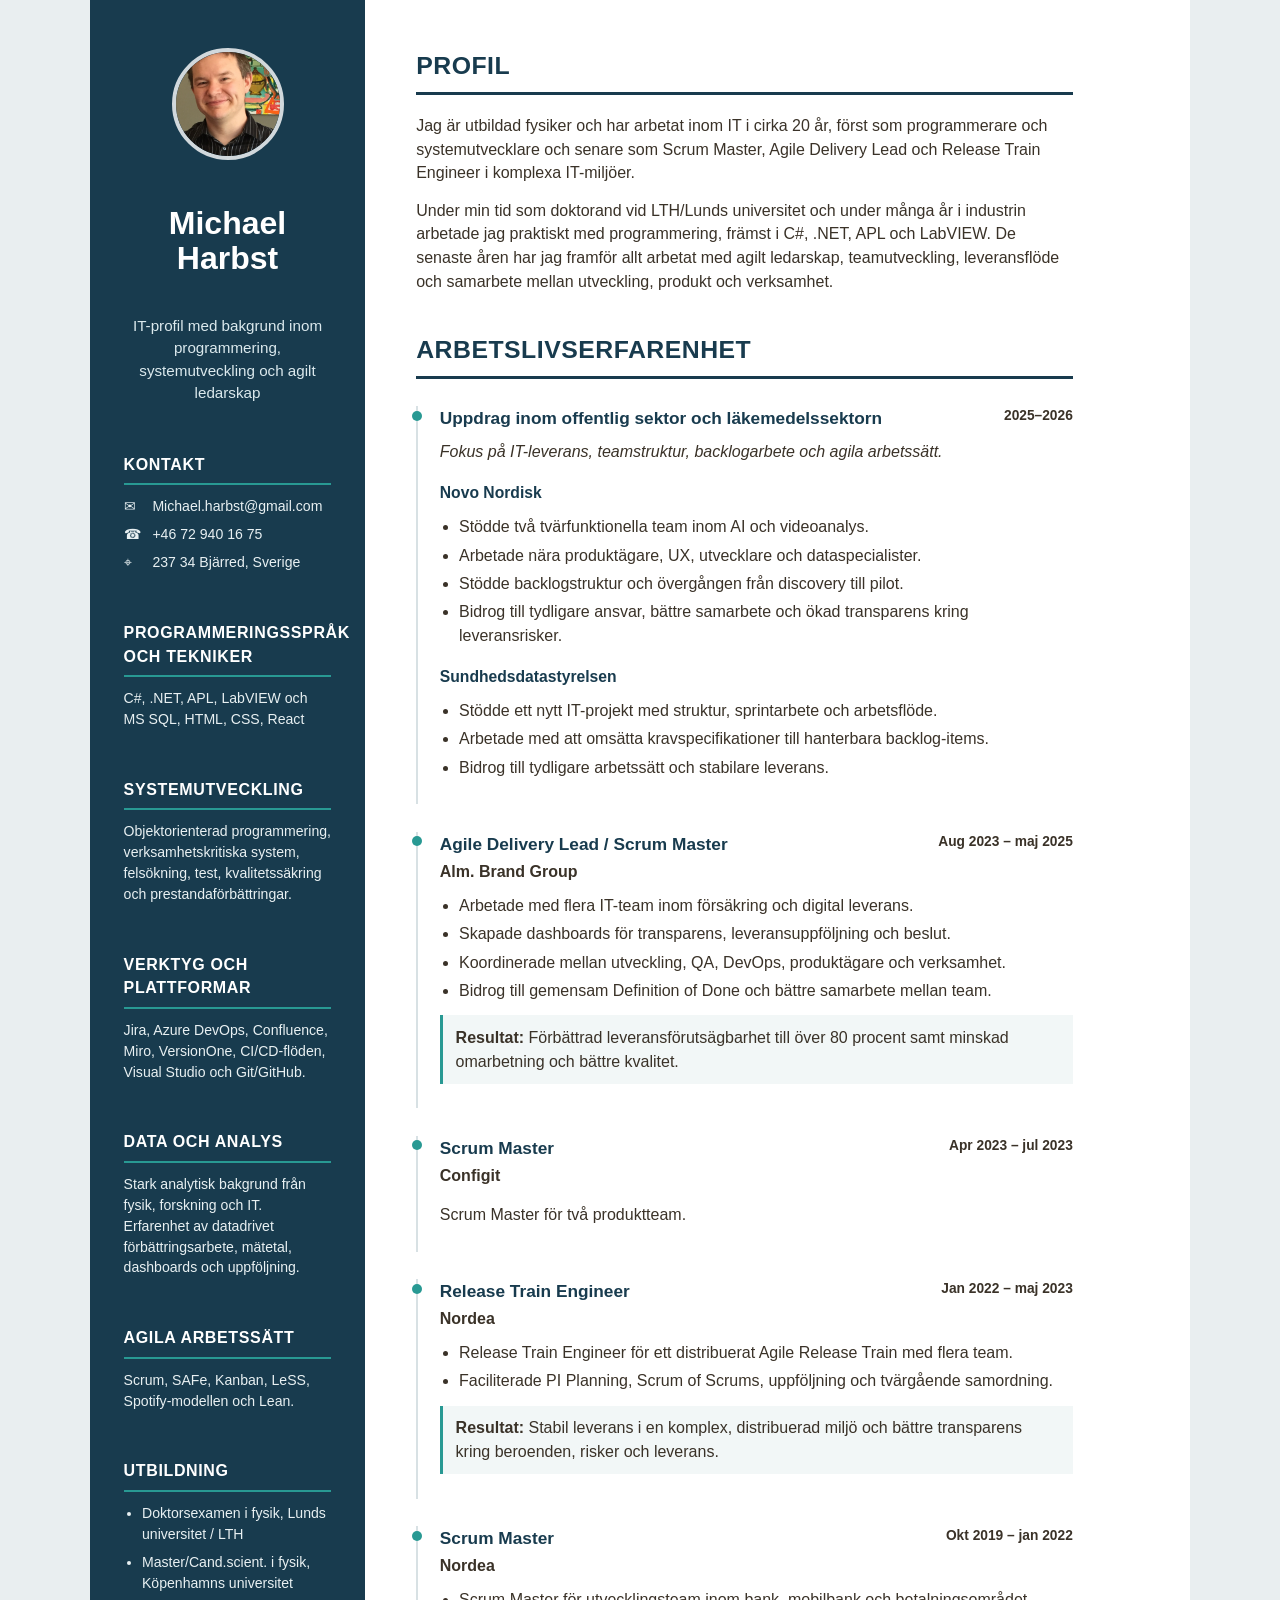
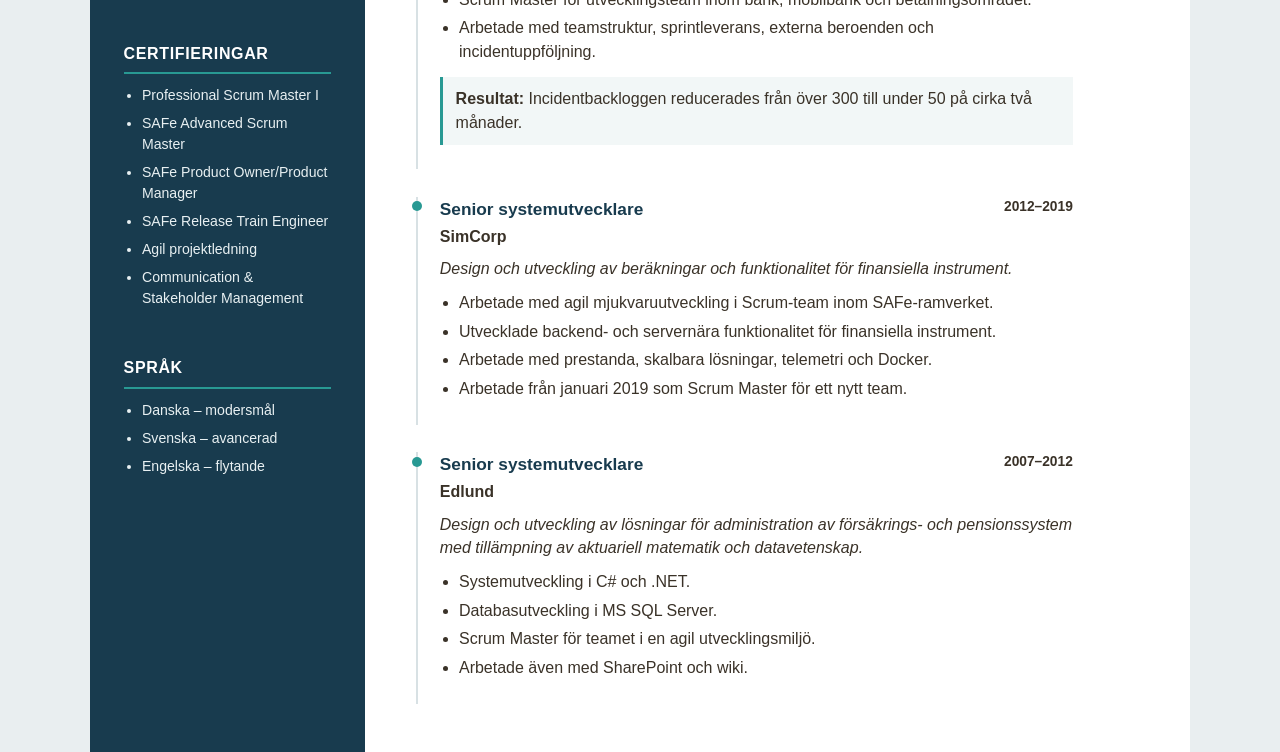
<file: index.html>
<!DOCTYPE html>
<html lang="sv">
<head>
    <meta charset="UTF-8">
    <meta name="viewport" content="width=device-width, initial-scale=1.0">
    <meta name="description" content="CV för Michael Harbst IT-profil med bakgrund inom systemutveckling och agilt ledarskap.">
    <title>CV Michael Harbst</title>

    <!-- CSS-fil containing style. -->
    <link rel="stylesheet" href="CV.css">
</head>
<body>
    <!-- Hele CV'et. Klassen bruges bl.a. til A4-format og de to kolonner. -->
    <main class="cv-container">

        <!-- ==================== LEFT COLLUMN ==================== -->
        <aside class="left-column">
            <header class="identity">
                <!--  Profilfoto  -->
                <img src="Michael.jpg" alt="Porträtt av Michael Harbst" class="profile-picture">
                <br>
                <h1>Michael Harbst</h1>
                <br>
                <p class="job-title">IT-profil med bakgrund inom programmering, systemutveckling och agilt ledarskap</p>
            </header>

            <!-- Kontaktoplysninger -->
            <section class="sidebar-section contact">
                <h2>Kontakt</h2>
                <ul class="contact-list">
                    <li><span aria-hidden="true">✉</span><a href="mailto:Michael.harbst@gmail.com">Michael.harbst@gmail.com</a></li>
                    <li><span aria-hidden="true">☎</span><a href="tel:+46729401675">+46 72 940 16 75</a></li>
                    <li><span aria-hidden="true">⌖</span><span>237 34 Bjärred, Sverige</span></li>
                </ul>
            </section>

            <!-- Tekniske kompetencer -->
            <section class="sidebar-section">
                <h2>Programmeringsspråk och tekniker</h2>
                <p>C#, .NET, APL, LabVIEW och MS SQL, HTML, CSS, React</p>
            </section>

            <section class="sidebar-section">
                <h2>Systemutveckling</h2>
                <p>Objektorienterad programmering, verksamhetskritiska system, felsökning, test, kvalitetssäkring och prestandaförbättringar.</p>
            </section>

            <section class="sidebar-section">
                <h2>Verktyg och plattformar</h2>
                <p>Jira, Azure DevOps, Confluence, Miro, VersionOne, CI/CD-flöden, Visual Studio och Git/GitHub.</p>
            </section>

            <section class="sidebar-section">
                <h2>Data och analys</h2>
                <p>Stark analytisk bakgrund från fysik, forskning och IT. Erfarenhet av datadrivet förbättringsarbete, mätetal, dashboards och uppföljning.</p>
            </section>

            <section class="sidebar-section">
                <h2>Agila arbetssätt</h2>
                <p>Scrum, SAFe, Kanban, LeSS, Spotify-modellen och Lean.</p>
            </section>

            <!-- Uddannelse, certificeringer og sprog -->
            <section class="sidebar-section">
                <h2>Utbildning</h2>
                <ul>
                    <li>Doktorsexamen i fysik, Lunds universitet / LTH</li>
                    <li>Master/Cand.scient. i fysik, Köpenhamns universitet</li>
                </ul>
            </section>

            <section class="sidebar-section">
                <h2>Certifieringar</h2>
                <ul>
                    <li>Professional Scrum Master I</li>
                    <li>SAFe Advanced Scrum Master</li>
                    <li>SAFe Product Owner/Product Manager</li>
                    <li>SAFe Release Train Engineer</li>
                    <li>Agil projektledning</li>
                    <li>Communication &amp; Stakeholder Management</li>
                </ul>
            </section>

            <section class="sidebar-section">
                <h2>Språk</h2>
                <ul>
                    <li>Danska – modersmål</li>
                    <li>Svenska – avancerad</li>
                    <li>Engelska – flytande</li>
                </ul>
            </section>
        </aside>

        <!-- ==================== Right collumn ==================== -->
        <div class="right-column">
            <!-- top profile -->
            <section class="content-section profile">
                <h2>Profil</h2>
                <p>Jag är utbildad fysiker och har arbetat inom IT i cirka 20 år, först som programmerare och systemutvecklare och senare som Scrum Master, Agile Delivery Lead och Release Train Engineer i komplexa IT-miljöer.</p>
                <p>Under min tid som doktorand vid LTH/Lunds universitet och under många år i industrin arbetade jag praktiskt med programmering, främst i C#, .NET, APL och LabVIEW. De senaste åren har jag framför allt arbetat med agilt ledarskap, teamutveckling, leveransflöde och samarbete mellan utveckling, produkt och verksamhet.</p>
            </section>

            <!--work experience headline. -->
            <section class="content-section experience">
                <h2>Arbetslivserfarenhet</h2>

                <article class="role">
                    <div class="role-heading">
                        <h3>Uppdrag inom offentlig sektor och läkemedelssektorn</h3>
                        <time>2025–2026</time>
                    </div>
                    <p class="role-summary">Fokus på IT-leverans, teamstruktur, backlogarbete och agila arbetssätt.</p>

                    <h4>Novo Nordisk</h4>
                    <ul>
                        <li>Stödde två tvärfunktionella team inom AI och videoanalys.</li>
                        <li>Arbetade nära produktägare, UX, utvecklare och dataspecialister.</li>
                        <li>Stödde backlogstruktur och övergången från discovery till pilot.</li>
                        <li>Bidrog till tydligare ansvar, bättre samarbete och ökad transparens kring leveransrisker.</li>
                    </ul>

                    <h4>Sundhedsdatastyrelsen</h4>
                    <ul>
                        <li>Stödde ett nytt IT-projekt med struktur, sprintarbete och arbetsflöde.</li>
                        <li>Arbetade med att omsätta kravspecifikationer till hanterbara backlog-items.</li>
                        <li>Bidrog till tydligare arbetssätt och stabilare leverans.</li>
                    </ul>
                </article>

                <article class="role">
                    <div class="role-heading">
                        <div>
                            <h3>Agile Delivery Lead / Scrum Master</h3>
                            <p class="company">Alm. Brand Group</p>
                        </div>
                        <time>Aug 2023 – maj 2025</time>
                    </div>
                    <ul>
                        <li>Arbetade med flera IT-team inom försäkring och digital leverans.</li>
                        <li>Skapade dashboards för transparens, leveransuppföljning och beslut.</li>
                        <li>Koordinerade mellan utveckling, QA, DevOps, produktägare och verksamhet.</li>
                        <li>Bidrog till gemensam Definition of Done och bättre samarbete mellan team.</li>
                    </ul>
                    <p class="result"><strong>Resultat:</strong> Förbättrad leveransförutsägbarhet till över 80 procent samt minskad omarbetning och bättre kvalitet.</p>
                </article>

                <article class="role compact-role">
                    <div class="role-heading">
                        <div>
                            <h3>Scrum Master</h3>
                            <p class="company">Configit</p>
                        </div>
                        <time>Apr 2023 – jul 2023</time>
                    </div>
                    <p>Scrum Master för två produktteam.</p>
                </article>

                <article class="role">
                    <div class="role-heading">
                        <div>
                            <h3>Release Train Engineer</h3>
                            <p class="company">Nordea</p>
                        </div>
                        <time>Jan 2022 – maj 2023</time>
                    </div>
                    <ul>
                        <li>Release Train Engineer för ett distribuerat Agile Release Train med flera team.</li>
                        <li>Faciliterade PI Planning, Scrum of Scrums, uppföljning och tvärgående samordning.</li>
                    </ul>
                    <p class="result"><strong>Resultat:</strong> Stabil leverans i en komplex, distribuerad miljö och bättre transparens kring beroenden, risker och leverans.</p>
                </article>

                <article class="role">
                    <div class="role-heading">
                        <div>
                            <h3>Scrum Master</h3>
                            <p class="company">Nordea</p>
                        </div>
                        <time>Okt 2019 – jan 2022</time>
                    </div>
                    <ul>
                        <li>Scrum Master för utvecklingsteam inom bank, mobilbank och betalningsområdet.</li>
                        <li>Arbetade med teamstruktur, sprintleverans, externa beroenden och incidentuppföljning.</li>
                    </ul>
                    <p class="result"><strong>Resultat:</strong> Incidentbackloggen reducerades från över 300 till under 50 på cirka två månader.</p>
                </article>

                <article class="role">
                    <div class="role-heading">
                        <div>
                            <h3>Senior systemutvecklare</h3>
                            <p class="company">SimCorp</p>
                        </div>
                        <time>2012–2019</time>
                    </div>
                    <p class="role-summary">Design och utveckling av beräkningar och funktionalitet för finansiella instrument.</p>
                    <ul>
                        <li>Arbetade med agil mjukvaruutveckling i Scrum-team inom SAFe-ramverket.</li>
                        <li>Utvecklade backend- och servernära funktionalitet för finansiella instrument.</li>
                        <li>Arbetade med prestanda, skalbara lösningar, telemetri och Docker.</li>
                        <li>Arbetade från januari 2019 som Scrum Master för ett nytt team.</li>
                    </ul>
                </article>

                <article class="role">
                    <div class="role-heading">
                        <div>
                            <h3>Senior systemutvecklare</h3>
                            <p class="company">Edlund</p>
                        </div>
                        <time>2007–2012</time>
                    </div>
                    <p class="role-summary">Design och utveckling av lösningar för administration av försäkrings- och pensionssystem med tillämpning av aktuariell matematik och datavetenskap.</p>
                    <ul>
                        <li>Systemutveckling i C# och .NET.</li>
                        <li>Databasutveckling i MS SQL Server.</li>
                        <li>Scrum Master för teamet i en agil utvecklingsmiljö.</li>
                        <li>Arbetade även med SharePoint och wiki.</li>
                    </ul>
                </article>
            </section>
        </div>
    </main>
</body>
</html>
</file>
<file: CV.css>
/* ================================================================
   Default colors for the CV. The colors are collected as variables, so they are easy to change.

   ================================================================ */
:root {
    --sidebar: #183b4e;
    --sidebar-breaker: #289993;
    --heading: #183b4e;
    --text: #3a3228;
    --line: #d8e1e4;
    --paper: #ffffff;
    --background: #e9eef0;
}

* {
    box-sizing: border-box;
}

html {
    font-size: 16px;
}

body {
    margin: 0;
    color: var(--text);
    background: var(--background);
    font-family: Arial, Helvetica, sans-serif;
    line-height: 1.48;
}

/* ================================================================
   MAIN LAYOUT - left and right column
   ================================================================ */
.cv-container {
    display: grid;
    grid-template-columns: 25% 69%;
    width: min(100%, 1100px);
    margin: 0 auto;
    background: var(--paper);

}

.left-column {
    padding: 3rem 2.1rem;
    color: #ffffff;
    background: var(--sidebar);
}

.right-column {
    padding: 3rem 3.2rem;
}

/* ================================================================
   Name, title and profile picture
   ================================================================ */
.identity {
    margin-bottom: 3rem;
    text-align: center;
}

.initials,
.profile-picture {
    width: 112px;
    height: 112px;
    margin: 0 auto 1.4rem;
    border: 4px solid rgba(255, 255, 255, 0.8);
    border-radius: 50%;
}

.initials {
    display: grid;
    place-items: center;
    color: var(--sidebar);
    background: var(--sidebar-breaker);
    font-size: 2rem;
    font-weight: 700;
    letter-spacing: 0.08em;
}

.profile-picture {
    display: block;
    object-fit: cover;
}

h1 {
    margin: 0;
    font-size: 2rem;
    line-height: 1.1;
}

.job-title {
    margin: 0.9rem 0 0;
    color: #dbe9ed;
    font-size: 0.95rem;
}

/* ================================================================
   left column sections
   ================================================================ */
.sidebar-section {
    margin-top: 3rem;
}

.sidebar-section h2 {
    margin: 0 0 0.7rem;
    padding-bottom: 0.42rem;
    border-bottom: 2px solid var(--sidebar-breaker);
    color: #ffffff;
    font-size: 1rem;
    letter-spacing: 0.04em;
    text-transform: uppercase;
}

.sidebar-section p,
.sidebar-section li,
.sidebar-section a {
    color: #e8f0f2;
    font-size: 0.88rem;
}

.sidebar-section p {
    margin: 0;
}

.sidebar-section ul {
    margin: 0;
    padding-left: 1.15rem;
}

.sidebar-section li + li {
    margin-top: 0.45rem;
}

.contact-list {
    padding: 0 !important;
    list-style: none;
}

.contact-list li {
    display: grid;
    grid-template-columns: 1.3rem 1fr;
    gap: 0.5rem;
    align-items: start;
    overflow-wrap: anywhere;
}

.contact-list a {
    text-decoration: none;
}

.contact-list a:hover,
.contact-list a:focus {
    color: var(--sidebar-breaker);
    text-decoration: underline;
}

/* ================================================================
   right column sections
   ================================================================ */
.content-section > h2 {
    margin: 0 0 1.2rem;
    padding-bottom: 0.45rem;
    border-bottom: 3px solid var(--heading);
    color: var(--heading);
    font-size: 1.55rem;
    letter-spacing: 0.02em;
    text-transform: uppercase;
}

.profile p {
    margin: 0 0 0.85rem;
}

.experience {
    margin-top: 2.4rem;
}

/* One work experience */
.role {
    position: relative;
    margin-top: 1.7rem;
    padding: 0 0 1.55rem 1.35rem;
    border-left: 2px solid var(--line);

}

.role::before {
    position: absolute;
    top: 0.3rem;
    left: -6px;
    width: 10px;
    height: 10px;
    border-radius: 50%;
    background: var(--sidebar-breaker);
    content: "";
}

.role-heading {
    display: flex;
    gap: 1rem;
    align-items: flex-start;
    justify-content: space-between;
}

.role h3 {
    margin: 0;
    color: var(--heading);
    font-size: 1.08rem;
}

.role h4 {
    margin: 1.1rem 0 0.35rem;
    color: var(--heading);
    font-size: 0.98rem;
}

.company {
    margin: 0.15rem 0 0;
    color: var(heading);
    font-weight: 700;
}

.role time {
    flex: 0 0 auto;
    color: var(heading);
    font-size: 0.86rem;
    font-weight: 700;
    white-space: nowrap;
}

.role-summary {
    margin: 0.55rem 0 0.65rem;
    color: var(heading);
    font-style: italic;
}

.role ul {
    margin: 0.65rem 0 0;
    padding-left: 1.2rem;
}

.role li + li {
    margin-top: 0.3rem;
}

.result {
    margin: 0.8rem 0 0;
    padding: 0.65rem 0.8rem;
    border-left: 3px solid var(--sidebar-breaker);
    background: #f2f7f7;
}

.compact-role p:last-child {
    margin-bottom: 0;
}

/* ================================================================
   RESPONSIVE layout - one column on small screens
   ================================================================ */
@media (max-width: 760px) {
    body {
        padding: 0;
    }

    .cv-container {
        grid-template-columns: 1fr;
    }

    .left-column,
    .right-column {
        padding: 2rem 1.5rem;
    }

    .role-heading {
        display: block;
    }

    .role time {
        display: block;
        margin-top: 0.25rem;
    }
}

/* ================================================================
  Print / PDF - A4 format
   ================================================================ */
@page {
    size: A4;
    margin: 0;
}
</file>
